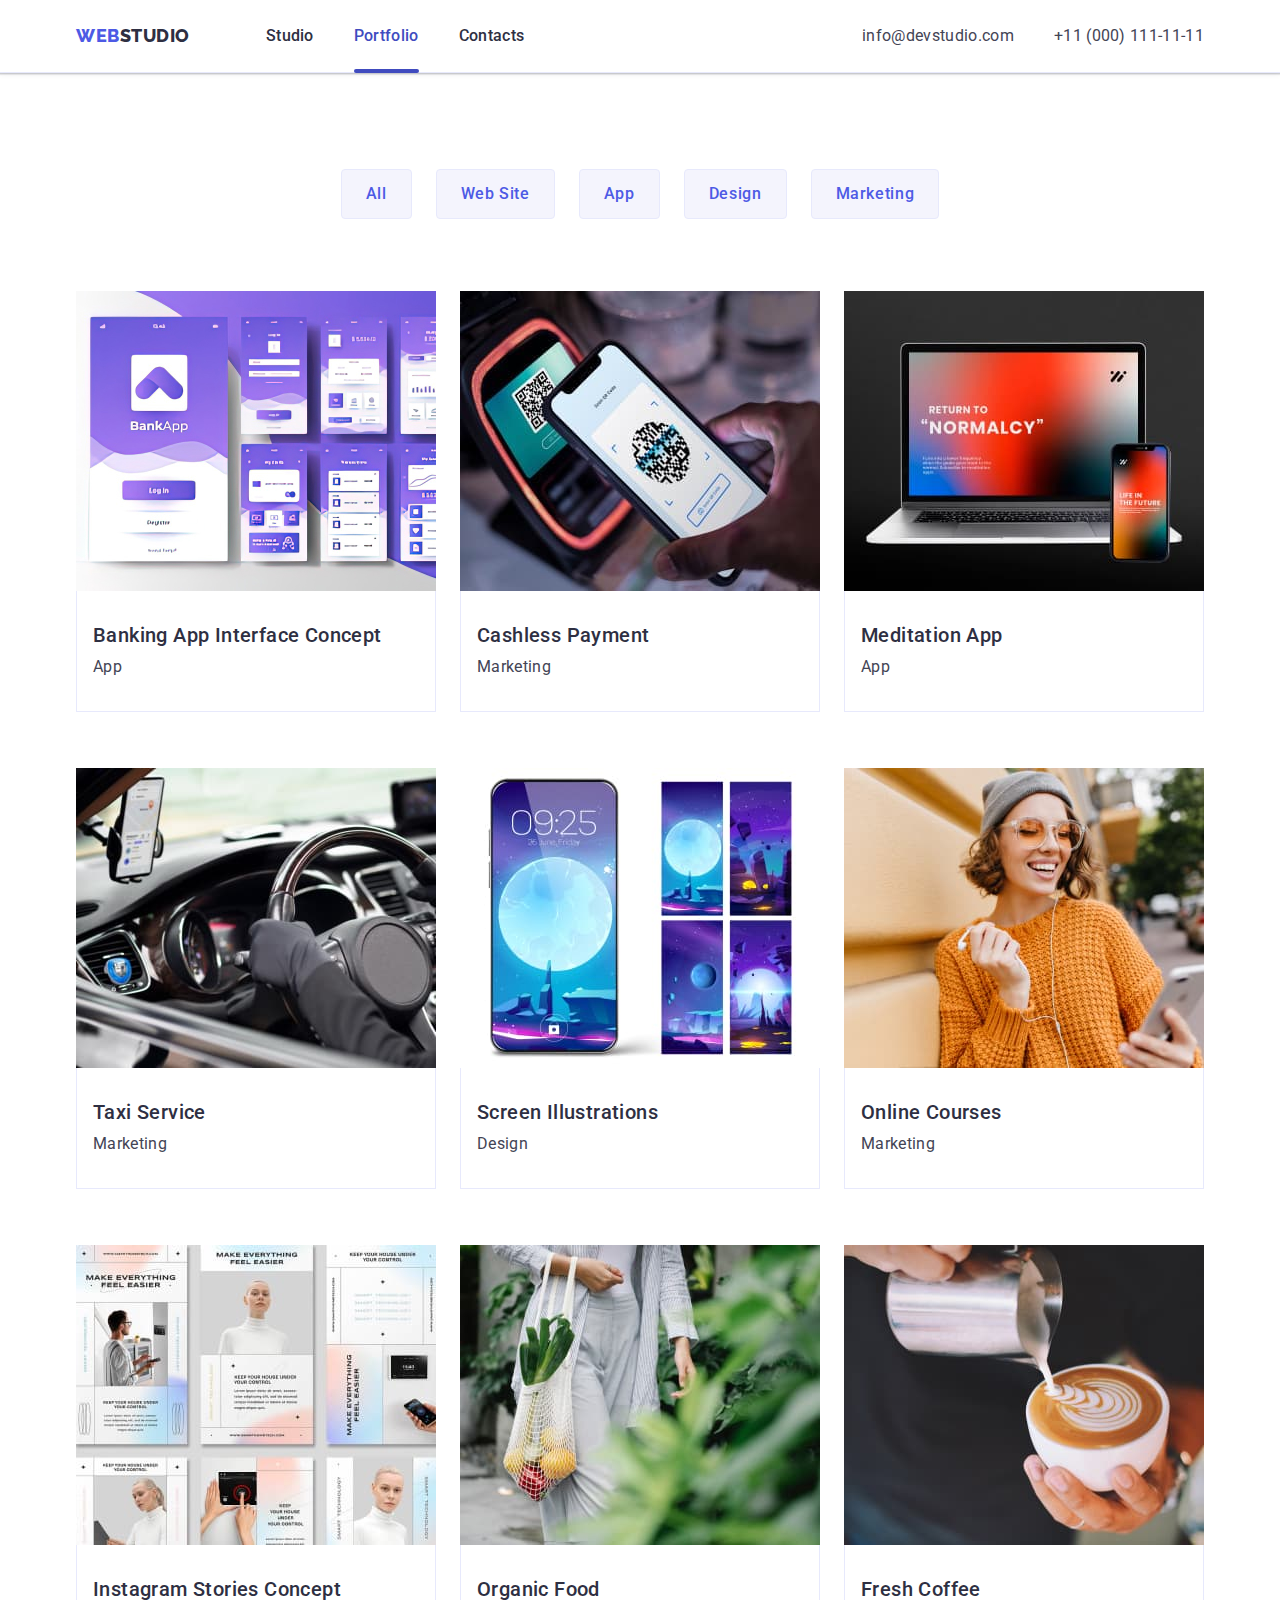
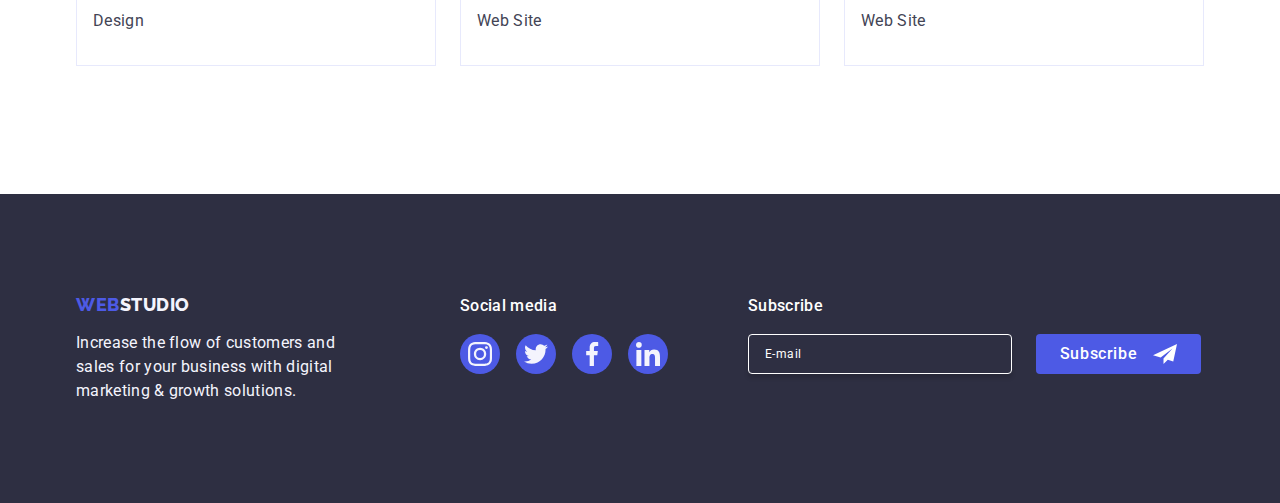
<file: portfolio.html>
<!DOCTYPE html>
<html lang="en">
<head>
    <meta charset="UTF-8">
    <meta name="viewport" content="width=device-width, initial-scale=1.0">
    <link rel="preconnect" href="https://fonts.googleapis.com">
    <link rel="preconnect" href="https://fonts.gstatic.com" crossorigin>
    <link href="https://fonts.googleapis.com/css2?family=Raleway:wght@800&family=Roboto:wght@400;500;700;900&display=swap" rel="stylesheet">
    <link rel="stylesheet" href="./css/modern-normalize.min.css">
    <link rel="stylesheet" href="./css/styles.css" />
    <title>Portfolio</title>
</head>
<body>

    <!-- <header class="header">
        <div class="container">
            <nav class="nav">
                <a class="logo-header link" href="./index.html">Web<span class="logo-color">Studio</span></a>
                <ul class="menu-nav list">
                    <li><a class="link-nav link" href="./index.html">Studio</a></li>
                    <li><a class="link-nav link link-active" href="./portfolio.html">Portfolio</a></li>
                    <li><a class="link-nav link" href="">Contacts</a></li>
                </ul>
            </nav>
            <address class="address">
                <ul class="menu-contact list">
                    <li><a class="link-address link" href="mailto:info@devstudio.com">info@devstudio.com</a></li>
                    <li><a class="link-address link" href="tel:+110001111111">+11 (000) 111-11-11</a></li>
                </ul>
            </address>
        </div>
    </header> -->
    <header class="header">
        <div class="container navbar">
            <nav class="nav">
                <a class="logo-header link" href="./index.html">Web<span class="logo-color">Studio</span></a>
                <ul class="menu-nav list menu">
                    <li><a class="link-nav link" href="./index.html">Studio</a></li>
                    <li><a class="link-nav link link-active" href="./portfolio.html">Portfolio</a></li>
                    <li><a class="link-nav link" href="">Contacts</a></li>
                </ul>
            </nav>
            <address class="address menu">
                <ul class="menu-contact list">
                    <li><a class="link-address link" href="mailto:info@devstudio.com">info@devstudio.com</a></li>
                    <li><a class="link-address link" href="tel:+110001111111">+11 (000) 111-11-11</a></li>
                </ul>
            </address>
            <button class="menu-toggle js-open-menu" aria-expanded="false" aria-controls="mobile-menu">
                <svg class="mobile-menu-icon" width="24" height="24">
                    <use href="./images/icons.svg#icon-menu"></use>
                </svg>
            </button>
        </div>
        <div class="menu-container js-menu-container" id="mobile-menu">
            <button class="menu-toggle js-close-menu">
              <svg viewBox="0 0 20 20" xmlns="http://www.w3.org/2000/svg" width="24" height="24">
                <path fill-rule="evenodd" d="M4.293 4.293a1 1 0 011.414 0L10 8.586l4.293-4.293a1 1 0 111.414 1.414L11.414 10l4.293 4.293a1 1 0 01-1.414 1.414L10 11.414l-4.293 4.293a1 1 0 01-1.414-1.414L8.586 10 4.293 5.707a1 1 0 010-1.414z" clip-rule="evenodd"></path>
              </svg>
            </button>
            <ul class="mobile-menu">
                <li><a class="link-nav link" href="./index.html">Studio</a></li>
                <li><a class="link-nav link link-active" href="./portfolio.html">Portfolio</a></li>
                <li><a class="link-nav link" href="">Contacts</a></li>
            </ul>
            <ul class="menu-contact list">
                <li class="li-phone"><a class="link-address-phone link" href="tel:+110001111111">+11 (000) 111-11-11</a></li>
                <li class="li-email"><a class="link-address-email link" href="mailto:info@devstudio.com">info@devstudio.com</a></li>
                <li>
                    <ul class="list social-list">
                        <li class="social-icon"><a class="social-link" href=""><svg class="social-icon-svg" width="24" height="24"><use href="./images/icons.svg#icon-instagram"></use></svg></a></li>
                        <li class="social-icon"><a class="social-link" href=""><svg class="social-icon-svg" width="24" height="24"><use href="./images/icons.svg#icon-twitter"></use></svg></a></li>
                        <li class="social-icon"><a class="social-link" href=""><svg class="social-icon-svg" width="24" height="24"><use href="./images/icons.svg#icon-facebook"></use></svg></a></li>
                        <li class="social-icon"><a class="social-link" href=""><svg class="social-icon-svg" width="24" height="24"><use href="./images/icons.svg#icon-linkedin"></use></svg></a></li>
                    </ul>
                </li>
            </ul>
        </div>
    </header>

    <main>
        <section class="section portfolio-section">
            <div class="container">
                <h1 class="visually-hidden">Portfolio</h1>
                <ul class="portfolio-menu-nav list">
                    <li><button class="item-button" type="button">All</button></li>
                    <li><button class="item-button" type="button">Web Site</button></li>
                    <li><button class="item-button" type="button">App</button></li>
                    <li><button class="item-button" type="button">Design</button></li>
                    <li><button class="item-button" type="button">Marketing</button></li>
                </ul>
                <ul class="portfolio-list list">
                    <li class="list-item-sp">
                        <a class="link" href="">
                            <div class="card-image">
                                <img 
                                    src="./images/img1.jpg" 
                                    alt="Banking App Interface Concept" 
                                    width="360" 
                                    height="300"
                                    srcset="./images/img1_s.jpg 480w, ./images/img1.jpg 768w, ./images/img1_l.jpg 1200w"
                                >
                                <p class="card-desc">14 Stylish and User-Friendly App Design Concepts · Task Manager App · Calorie Tracker App · Exotic Fruit Ecommerce App · Cloud Storage App</p>
                            </div>
                            <div class="info-data">
                                <h2 class="sub-heading">Banking App Interface Concept</h2>
                                <p class="sub-desc">App</p>
                            </div>
                        </a>
                    </li>
                    <li class="list-item-sp">
                        <a class="link" href="">
                            <div class="card-image">
                                <img 
                                    src="./images/img2.jpg" 
                                    alt="Cashless Payment" 
                                    width="360" 
                                    height="300"
                                    srcset="./images/img2_s.jpg 480w, ./images/img2.jpg 768w, ./images/img2_l.jpg 1200w"
                                >
                                <p class="card-desc">14 Stylish and User-Friendly App Design Concepts · Task Manager App · Calorie Tracker App · Exotic Fruit Ecommerce App · Cloud Storage App</p>
                            </div>
                            <div class="info-data">
                                <h2 class="sub-heading">Cashless Payment</h2>
                                <p class="sub-desc">Marketing</p>
                            </div>
                        </a>
                    </li>
                    <li class="list-item-sp">
                        <a class="link" href="">
                            <div class="card-image">
                                <img 
                                    src="./images/img3.jpg" 
                                    alt="Meditation App" 
                                    width="360" 
                                    height="300"
                                    srcset="./images/img3_s.jpg 480w, ./images/img3.jpg 768w, ./images/img3_l.jpg 1200w"
                                >
                                <p class="card-desc">14 Stylish and User-Friendly App Design Concepts · Task Manager App · Calorie Tracker App · Exotic Fruit Ecommerce App · Cloud Storage App</p>
                            </div>
                            <div class="info-data">
                                <h2 class="sub-heading">Meditation App</h2>
                                <p class="sub-desc">App</p>
                            </div>
                        </a>
                    </li>
                    <li class="list-item-sp">
                        <a class="link" href="">
                            <div class="card-image">
                                <img 
                                    src="./images/img4.jpg" 
                                    alt="Taxi Service" 
                                    width="360" 
                                    height="300"
                                    srcset="./images/img4_s.jpg 480w, ./images/img4.jpg 768w, ./images/img4_l.jpg 1200w"
                                >
                                <p class="card-desc">14 Stylish and User-Friendly App Design Concepts · Task Manager App · Calorie Tracker App · Exotic Fruit Ecommerce App · Cloud Storage App</p>
                            </div>
                            <div class="info-data">
                                <h2 class="sub-heading">Taxi Service</h2>
                                <p class="sub-desc">Marketing</p>
                            </div>
                        </a>
                    </li>
                    <li class="list-item-sp">
                        <a class="link" href="">
                            <div class="card-image">
                                <img 
                                    src="./images/img5.jpg" 
                                    alt="Screen Illustrations" 
                                    width="360" 
                                    height="300"
                                    srcset="./images/img5_s.jpg 480w, ./images/img5.jpg 768w, ./images/img5_l.jpg 1200w"
                                >
                                <p class="card-desc">14 Stylish and User-Friendly App Design Concepts · Task Manager App · Calorie Tracker App · Exotic Fruit Ecommerce App · Cloud Storage App</p>
                            </div>
                            <div class="info-data">
                                <h2 class="sub-heading">Screen Illustrations</h2>
                                <p class="sub-desc">Design</p>
                            </div>
                        </a>
                    </li>
                    <li class="list-item-sp">
                        <a class="link" href="">
                            <div class="card-image">
                                <img 
                                    src="./images/img6.jpg" 
                                    alt="Online Courses" 
                                    width="360" 
                                    height="300"
                                    srcset="./images/img6_s.jpg 480w, ./images/img6.jpg 768w, ./images/img6_l.jpg 1200w"
                                >
                                <p class="card-desc">14 Stylish and User-Friendly App Design Concepts · Task Manager App · Calorie Tracker App · Exotic Fruit Ecommerce App · Cloud Storage App</p>
                            </div>
                            <div class="info-data">
                                <h2 class="sub-heading">Online Courses</h2>
                                <p class="sub-desc">Marketing</p>
                            </div>
                        </a>
                    </li>
                    <li class="list-item-sp">
                        <a class="link" href="">
                            <div class="card-image">
                                <img 
                                    src="./images/img7.jpg" 
                                    alt="Instagram Stories Concept" 
                                    width="360" 
                                    height="300"
                                    srcset="./images/img7_s.jpg 480w, ./images/img7.jpg 768w, ./images/img7_l.jpg 1200w"
                                >
                                <p class="card-desc">14 Stylish and User-Friendly App Design Concepts · Task Manager App · Calorie Tracker App · Exotic Fruit Ecommerce App · Cloud Storage App</p>
                            </div>
                            <div class="info-data">
                                <h2 class="sub-heading">Instagram Stories Concept</h2>
                                <p class="sub-desc">Design</p>
                            </div>                            
                        </a>
                    </li>
                    <li class="list-item-sp">
                        <a class="link" href="">
                            <div class="card-image">
                                <img 
                                    src="./images/img8.jpg" 
                                    alt="Organic Food" 
                                    width="360" 
                                    height="300"
                                    srcset="./images/img8_s.jpg 480w, ./images/img8.jpg 768w, ./images/img8_l.jpg 1200w"
                                >
                                <p class="card-desc">14 Stylish and User-Friendly App Design Concepts · Task Manager App · Calorie Tracker App · Exotic Fruit Ecommerce App · Cloud Storage App</p>
                            </div>
                            <div class="info-data">
                                <h2 class="sub-heading">Organic Food</h2>
                                <p class="sub-desc">Web Site</p>
                            </div>
                        </a>
                    </li>
                    <li class="list-item-sp">
                        <a class="link" href="">
                            <div class="card-image">
                                <img 
                                    src="./images/img9.jpg" 
                                    alt="Fresh Coffee" 
                                    width="360" 
                                    height="300"
                                    srcset="./images/img9_s.jpg 480w, ./images/img9.jpg 768w, ./images/img9_l.jpg 1200w"
                                >
                                <p class="card-desc">14 Stylish and User-Friendly App Design Concepts · Task Manager App · Calorie Tracker App · Exotic Fruit Ecommerce App · Cloud Storage App</p>
                            </div>
                            <div class="info-data">
                                <h2 class="sub-heading">Fresh Coffee</h2>
                                <p class="sub-desc">Web Site</p>
                            </div>
                        </a>
                    </li>
                </ul>
            </div>
        </section>

    </main>

    <footer class="footer">
        <div class="container">
            <div class="company-info">
                <a class="logo-footer link" href="./index.html">Web<span class="logo-color">Studio</span></a>
                <p class="footer-desc">Increase the flow of customers and sales for your business with digital marketing & growth solutions.</p>
            </div>
            <div class="social-info">
                <p class="footer-social-desc">Social media</p>
                <ul class="list social-list">
                    <li class="social-icon"><a class="social-link" href=""><svg class="social-icon-svg" width="24" height="24"><use href="./images/icons.svg#icon-instagram"></use></svg></a></li>
                    <li class="social-icon"><a class="social-link" href=""><svg class="social-icon-svg" width="24" height="24"><use href="./images/icons.svg#icon-twitter"></use></svg></a></li>
                    <li class="social-icon"><a class="social-link" href=""><svg class="social-icon-svg" width="24" height="24"><use href="./images/icons.svg#icon-facebook"></use></svg></a></li>
                    <li class="social-icon"><a class="social-link" href=""><svg class="social-icon-svg" width="24" height="24"><use href="./images/icons.svg#icon-linkedin"></use></svg></a></li>
                </ul>
            </div>
            <div class="subscription">
                <p class="subscription-desc">Subscribe</p>
                <form class="subscription-form">
                    <label class="subscription-form-label">
                        <input name="email" type="email" class="subscription-form-input" placeholder="E-mail" required/>
                    </label>
                    <button class="subscription-button" type="submit">
                        Subscribe
                        <svg class="subscription-button-icon" width="24" height="24">
                            <use href="./images/icons.svg#icon-plane"></use>
                        </svg>
                    </button>
                </form>
            </div>
        </div>
    </footer>
    
</body>
</html>
</file>
<file: css/styles.css>
*{
    padding: 0;
    margin: 0;
}

:root{
    /* defined colours */
    --SLATE: #434455;
    --LIGHT-SLATE: #8e8f99;
    --IRIS: #4D5AE5;
    --NAVY-BLUE: #2E2F42;
    --CLOUD: #F4F4FD;
    --CORNFLOWER: #E7E9FC;
    --OCEAN: #404BBF;
    --WHITE: #FFFFFF;
    --ROBOTO: 'Roboto';
    --RALEWAY: 'Raleway';
}

.visually-hidden {  
    position: absolute;  
    width: 1px;  
    height: 1px;  
    margin: -1px;  
    border: 0;  
    padding: 0;    
    white-space: nowrap;  
    clip-path: inset(100%);  
    clip: rect(0 0 0 0);  
    overflow: hidden;
}

body{
    background-color: white;
    font-family: var(--ROBOTO), sans-serif;
    font-size: 16px;
    font-weight: 400;
    line-height: 24px;
    letter-spacing: 0.32px;
    color: var(--SLATE);
}

ul{
    display: flex;
}
img{
    display: block;
}

.container{
    max-width: 1158px;
    margin: 0 auto;
    padding: 0 15px;
}
                            
.studio-section-fourth .container{
    max-width: 100%;
    padding-left: 0;
    padding-right: 0;
}

.footer .container{
    display: flex;
    align-items: baseline;
}

.social-info{
    margin-right: 80px;
}
.footer .company-info{
    margin-right: 120px;
}

.footer-desc{
    max-width: 264px;
}

.subscription-form{
    display: flex;
    gap: 24px;
}
.header .social-list{
    gap: 56px;
}
.subscription-form-label{
    display: inline-flex;
}
.subscription-form-input{
    display: flex;
    width: 264px;
    height: 40px;
    border: 1px solid #ffffff;
    background-color: transparent;
    font-size: 12px;
    line-height: 1.5;
    letter-spacing: 0.04em;
    padding-left: 16px;
    box-shadow: 0px 4px 4px 0px rgba(0, 0, 0, 0.15);
    border-radius: 4px;
    color: #ffffff;
    gap: 24px;
}

.subscription-button{
    min-width: 165px;
    height: 40px;
    display: flex;
    justify-content: center;
    align-items: center;
    font-family: "Roboto", sans-serif;
    font-size: 16px;
    font-weight: 500;
    line-height: 1.5;
    letter-spacing: 0.04em;
    color: #ffffff;
    cursor: pointer;
    background-color: #4D5AE5;
    border: none;
    border-radius: 4px;
}

.list-item-ss{
    width: calc((100% - 72px) / 4);
}
.studio-section-fifth .customer-item{
    width: calc((100% - 120px) / 6);
    height: 88px;
}

.studio-section-socond{
    margin-bottom: -120px;
}

.portfolio-section .list-item-sp{
    width: calc((100% - 48px) / 3);
}

.studio-section-fourth .list-item{
    width: calc((100% - 25vw));   
}

.portfolio-menu-nav{
    display: flex;
    justify-content: center;
    gap: 24px;
    margin-bottom: 72px;
}

.list-item-sp .card-image > img,
.studio-section-fourth .list-item > img{
    object-fit: cover;
    width: 100%;
    height: auto;    
}

.nav,
.header .container{
    display: flex; 
    align-items: center; 
    justify-content: space-between;
}
.logo-header{margin-right: 76px;}

.card-list,
.social-list,
.customer-list{
    gap: 24px;
}

.section{
    padding: 120px 0;
}

.studio-section-first{
    background-image: linear-gradient(rgba(46, 47, 66, 0.7), rgba(46, 47, 66, 0.7)), url("../images/people-office.jpg");
    background-repeat: no-repeat;
    background-size: cover;
    background-position: center;
    padding: 188px 0;
    max-width: 1440px;
    margin: 0 auto;
    color: white;
}

.main-heading{
    font-size: 56px;
    font-weight: 700;
    line-height: 1.07;
    letter-spacing: 1.12px;
    max-width: 496px;
    padding-bottom: 48px;
    margin-left: auto;
    margin-right: auto;
    text-align: center;
}

.modal-window{
    position: absolute;
    top: 50%;
    left: 50%;
    transform: translate(-50%, -50%) scale(1);
    width: 408px;
    min-height: 584px;
    background: #fcfcfc;
    box-shadow: 0px 1px 1px rgba(0, 0, 0, 0.14), 0px 1px 3px rgba(0, 0, 0, 0.12), 0px 2px 1px rgba(0, 0, 0, 0.2);
    border-radius: 4px;
    transition: transform 250ms cubic-bezier(0.4, 0, 0.2, 1);
    padding: 72px 24px 24px 24px;
}

/******************************** MENU ********************************/

.menu-toggle {
    min-height: 40px;
    display: flex;
    align-items: center;
    justify-content: center;
    margin: 0;
    padding: 0;
    background-color: transparent;
    cursor: pointer;
    border: none;
    outline: none;
}

.menu-toggle:hover .mobile-menu-icon,
.menu-toggle:focus .mobile-menu-icon{
    fill: #404BBF;
}
  
.menu-container {
    position: fixed;
    top: 0;
    left: 0;
    width: 100vw;
    height: 100vh;
    padding: 32px;
    background-color: var(--WHITE);
    z-index: 999;
    transform: translateX(100%);
    transition: transform 250ms ease-in-out;
}
  
.menu-container.is-open {
    transform: translateX(0);
}
  
.menu-container .menu-toggle {
    position: absolute;
    top: 16px;
    right: 16px;
    color: #fff;
}
  
.mobile-menu {
    display: block;
    padding: 0;
    margin: 0;
    list-style: none;
}
  
.mobile-menu .link {
    display: block;
    padding: 10px;
    color: #fff;
    text-decoration: none;
}

.header .menu-container .link-nav{
    position: relative;
    display: inline-block;
    color: var(--NAVY-BLUE);
    font-size: 36px;
    font-style: normal;
    font-weight: 700;
    line-height: 40px; /* 111.111% */
    letter-spacing: 0.72px;
    text-transform: capitalize;
}

.header .menu-container .menu-contact{
    display: block;
    position: absolute;
    bottom: 50px;
}

.header .menu-container .menu-contact .link-address-phone{
    color: var(--IRIS);
    font-size: calc(7vw + 4px);
    font-style: normal;
    font-weight: 700;
    line-height: 40px; /* 111.111% */
    letter-spacing: 0.72px;
    text-transform: capitalize;
}
.li-phone{
    padding-bottom: 40px;
}
.li-email{
    padding-bottom: 48px;
}
.header .menu-container .menu-contact .link-address-email{
    color: var(--SLATE);
    font-size: 20px;
    font-style: normal;
    font-weight: 500;
    line-height: 24px; /* 120% */
    letter-spacing: 0.4px;
}

/******************************* RESPONSIVE ******************************/

@media (max-width: 479px) {
    .studio-section-fifth .customer-item{
        width: 190px;
        height: 88px;
    }
    .studio-section-socond .card-list{
        gap: 72px;
    }
    .studio-section-first{
        padding: 112px 0;
    }
    .main-heading{
        font-size: 36px;
    }
    .social-list{
        gap: 10px;
    }
    .header .social-list{
        gap: 24px;
    }

    .modal-window{
        width: 90%;
    }
}
@media (min-width: 480px) {

}
@media (max-width: 767px) {
    .studio-section-socond .list-item-ss{
        text-align: center;
    }
    .menu {display: none;}
    .footer .company-info{
        padding-bottom: 72px;
    }
    .footer .company-info,
    .social-info,
    .subscription{
        width: 100%;
        margin: 0 auto;
    }
    .footer .container{
        text-align: center;
        align-items: center;
    }
    .footer-desc{
        max-width: 100%;
    }
    .subscription-form{
        display: block;
    }
    .footer .subscription-form-input{
        width: 100%;
    }
    .subscription-form-label{
        display: block;
    }
    .subscription-button{
        margin-left: auto;
        margin-right: auto;
        margin-top: 16px;
    }

    .studio-section-socond .list-item-ss{
        width: 100%;
    }
    .portfolio-section .list-item-sp{
        width: calc(100% - 48px);
    }
    .portfolio-menu-nav{
        justify-content: left;
        flex-wrap: wrap;
    }
    
}
@media (min-width: 768px) {
    .menu-toggle {display: none;}
}
@media (max-width: 1199px) {
    .navbar{
        min-height: 72px;
    }
    .menu .menu-contact{
        display: block;
        font-size: 12px;
    }
    .footer .container > div{
        display: list-item;
        list-style: none;
    }
    .footer .container{
        flex-wrap:wrap;
    }
    .social-info{
        margin-right: 0;
    }
    .studio-section-third{
        display: none;
    }
    .studio-section-socond{
        margin-bottom: 0;
    }
    .studio-section-socond .list-item-ss{
        width: 356px;
    }
    .studio-section-socond .list-item-ss .icon-image{
        display: none;
    }
    .studio-section-socond .list-item-ss .heading{
        font-size: 36px;
        font-style: normal;
        font-weight: 700;
        line-height: 40px; /* 111.111% */
        letter-spacing: 0.72px;
        text-transform: capitalize;
    }
    .nav{ 
        justify-content:flex-start;
        width: 100%;
    }
    .nav .logo-header,
    .nav .menu-nav{
        margin-right: auto;
    }
    .subscription{
        margin-top: 72px;
    }
}

@media (min-width: 480px) and (max-width: 1199px) {
    .social-list{
        gap: 20px;
    }
    .studio-section-third .container{
        padding: 0 100px;
    }

    .studio-section-fifth .customer-item{
        width: 168px;
        height: 88px;
    }
}

/* @media (min-width: 480px) and (max-width: 767px) {
    
} */

@media (min-width: 768px) and (max-width: 1199px) {
    /* .studio-section-socond .container, */
    .studio-section-third .container,
    .studio-section-fifth .container,
    .footer .container{
        max-width: 768px;
        padding: 0 50px;
    }
    .portfolio-section .list-item-sp{
        width: calc((100% - 48px) / 2);
    }
    .studio-section-fourth .list-item{
        width: calc((100% - 12px) / 3);
    }
}

@media (min-width: 1200px) {
    
    .studio-section-socond .container,
    .studio-section-third .container,
    .footer .container,
    .header .container{
        max-width: 1158px;
    }
    .studio-section-fourth .list-item{
        width: calc((100% - 12px) / 5);
    }
}

@media (min-width: 1199px) and (max-width: 1400px) {
    .social-list{
        gap: 17px;
    }
}

/******************************** DEFAULT ********************************/

.list{list-style: none;}
.link{
    text-decoration: none;
    color: inherit;
}
.address{font-style: normal;}

/* .nav,
.header .container{
    display: flex; 
    align-items: center; 
    justify-content: space-between;
} */

.menu-nav,
.menu-contact{
    gap: 40px;
}

.header{
    border-bottom: 1px solid var(--CORNFLOWER);
    box-shadow: 0px 2px 1px rgba(46, 47, 66, 0.08), 0px 1px 1px rgba(46, 47, 66, 0.16), 0px 1px 6px rgba(46, 47, 66, 0.08);
}

/* .section{
    padding: 120px 0;
} */

.logo-header,
.logo-footer{
    color: var(--IRIS);
    font-family: var(--RALEWAY), sans-serif;
    font-size: 18px;
    font-weight: 800;
    line-height: 1.17;
    letter-spacing: 0.03em;
    text-transform: uppercase;
}

.logo-header .logo-color{color: var(--NAVY-BLUE);}
.logo-footer .logo-color{color: var(--CLOUD);}
.header .navbar .link-nav{
    position: relative;
    display: inline-block;
    color: var(--NAVY-BLUE);
    font-weight: 500;
    letter-spacing: 0.02em;
    padding: 24px 0;
}

.header .navbar .link-active,
.header .menu-container .link-active{
    color: var(--OCEAN);
}
.header .navbar .link-active::after{
    content: '';
    position: absolute;
    left: 0;
    bottom: -1px;
    height: 4px;
    background-color: var(--OCEAN);
    border-radius: 2px;
    width: 100%;
}

.header .link-nav,
.header .link-address{
    transition: color 350ms cubic-bezier(0.4, 0, 0.2, 1);
}

.logo-footer{
    display: inline-block;
    margin-bottom: 16px
}

.footer{
    background-color: var(--NAVY-BLUE);
    color: var(--CLOUD);
    padding: 100px 0;
}

/* .footer-desc{
    max-width: 264px;
} */

.footer p.footer-social-desc{
    font-weight: 500;
    font-size: 16px;
    line-height: 1.5;
    letter-spacing: 0.02em;
    color: var(--WHITE);
    margin: 0;
    margin-bottom: 16px;
}

.footer .social-list{
    gap: 16px;
}

.footer .social-icon,
.header .social-icon{
    width: 40px;
    height: 40px;
}

.footer a.social-link:hover,
.footer a.social-link:focus,
.header a.social-link:hover,
.header a.social-link:focus{
    background-color: #31d0aa;
}

/* SECTIONS DEFAULT */
.section-heading,
.portfolio-heading{
    color: var(--NAVY-BLUE);
    font-size: 36px;
    font-weight: 700;
    line-height: 1.11;
    letter-spacing: 0.02em;
    text-transform: capitalize;
    text-align: center;
    margin: 0;
    margin-bottom: 72px;
}


.heading{
    color: var(--NAVY-BLUE);
    font-size: 20px;
    font-weight: 500;
    line-height: 24px; /* 120% */
    letter-spacing: 0.4px;
    margin-bottom: 8px;
}

.header .link-nav:hover,
.header .link-nav:focus,
.header .link-address:hover,
.header .link-address:focus{
    color: var(--OCEAN);
}

.button,
.item-button{
    font-family: var(--ROBOTO), sans-serif;
    cursor: pointer;
}

/* .card-list,
.social-list,
.customer-list{
    gap: 24px;
} */

/* SECTION FIRST */
/* .main-heading{
    font-size: 56px;
    font-weight: 700;
    line-height: 1.07;
    letter-spacing: 1.12px;
    max-width: 496px;
    padding-bottom: 48px;
    margin-left: auto;
    margin-right: auto;
    text-align: center;
} */
/* .studio-section-first{
    background-image: linear-gradient(rgba(46, 47, 66, 0.7), rgba(46, 47, 66, 0.7)), url("../images/people-office.jpg");
    background-repeat: no-repeat;
    background-size: cover;
    background-position: center;
    padding: 188px 0;
    max-width: 1440px;
    margin: 0 auto;
    color: white;
} */
@media (min-device-pixel-ratio: 2),
  (-webkit-min-device-pixel-ratio: 2),
  (min-resolution: 192dpi),
  (min-resolution: 2dppx) {
    .studio-section-first{
        background-image: linear-gradient(rgba(46, 47, 66, 0.7), rgba(46, 47, 66, 0.7)), url("../images/people-office@x2.jpg");
  }
}
.studio-section-first .button{
    display: block;
    background-color: var(--IRIS);
    font-weight: 500;
    font-size: 16px;
    line-height: 1.5;
    letter-spacing: 0.04em;
    color: white;
    min-width: 169px;
    height: 56px;
    border: none;
    border-radius: 4px;
    margin-left: auto;
    margin-right: auto;
    transition: background-color 250ms cubic-bezier(0.4, 0, 0.2, 1);
}
.studio-section-first .button:hover,
.studio-section-first .button:focus,
.modal-layer .modal-form-send:hover,
.modal-layer .modal-form-send:focus,
.footer .subscription-button:hover,
.footer .subscription-button:focus{
    background-color: var(--OCEAN);
}

/* SECTION SECOND */
/* .studio-section-socond{
    margin-bottom: -120px;
} */

/* .list-item-ss{
    width: calc((100% - 72px) / 4);
} */

.studio-section-socond .icon-image{
    display: flex;
    align-items: center;
    justify-content: center;
    height: 112px;
    background-color: #f4f4fd;
    border-radius: 4px;
    margin-bottom: 8px;
}

/* SECTION THIRD */

/* SECTION FOURTH */

.studio-section-fourth{background-color: var(--CLOUD);}
.studio-section-fourth .list-item{
    background-color: white;
    border-radius: 0px 0px 4px 4px;
    box-shadow: 0px 1px 6px rgba(46, 47, 66, 0.08), 0px 1px 1px rgba(46, 47, 66, 0.16), 0px 2px 1px rgba(46, 47, 66, 0.08);
}

.studio-section-socond .list,
.studio-section-third .list,
.studio-section-fourth .list,
.studio-section-fifth .list,
.footer .list {
    display: flex;
    padding: 0;
    justify-content: center;
    flex-wrap:wrap;
    /* justify-content:space-around; */
    align-content:flex-start;
    margin: 0 auto;
}
.studio-section-fourth .figure-data{
    padding: 32px 0px;   
}
.studio-section-fourth .item-heading{
    font-weight: 500;
    font-size: 20px;
    line-height: 1.2;
    letter-spacing: 0.02em;
    color: var(--NAVY-BLUE);
    text-align: center;
    margin-bottom: 8px;
}
.studio-section-fourth .item-desc{
    text-align: center;
    margin-bottom: 8px;
}

.studio-section-fourth .social-icon{
    width: 40px;
    height: 40px;
}

.studio-section-fourth .social-link,
.footer .social-list .social-link,
.header .social-list .social-link{
    width: 100%;
    height: 100%;
    background-color: #4d5ae5;
    border-radius: 50%;
    display: flex;
    align-items: center;
    justify-content: center;
    transition: background-color 250ms cubic-bezier(0.4, 0, 0.2, 1);
}

.studio-section-fourth a.social-link:hover,
.studio-section-fourth a.social-link:focus{
    background-color: #404bbf;
}

.studio-section-fourth .social-icon-svg,
.footer .social-icon-svg,
.header .social-icon-svg{
    fill: #f4f4fd;
}

.studio-section-fifth{
    padding-top: 120px;
    padding-bottom: 120px;
}

/* .studio-section-fifth .customer-item{
    width: calc((100% - 120px) / 6);
    height: 88px;
} */

.studio-section-fifth .customer-link{
    width: 100%;
    height: 100%;
    border: 1px solid #8e8f99;
    border-radius: 4px;
    display: flex;
    align-items: center;
    justify-content: center;
    color:  #8e8f99;
    transition: border-color 250ms cubic-bezier(0.4, 0, 0.2, 1), color 250ms cubic-bezier(0.4, 0, 0.2, 1);
}

.studio-section-fifth .customer-link:hover,
.studio-section-fifth .customer-link:focus{
    border-color: #404bbf;
    color: #404bbf;
}

.studio-section-fifth .customer-icon-svg{
    fill: currentColor;
}

/* SECTION PORTFOLIO */

/* .portfolio-menu-nav{
    display: flex;
    justify-content: center;
    gap: 24px;
    margin-bottom: 72px;
} */

.portfolio-section{
    padding-top: 96px;
    padding-bottom: 120px;
}
.portfolio-section .portfolio-list{
    flex-wrap: wrap;
    column-gap: 24px;
    row-gap: 48px;
    padding: 0;
}

.portfolio-list .link{
    display: block;
    transition: box-shadow 250ms cubic-bezier(0.4, 0, 0.2, 1);
}
.portfolio-list a.link:hover,
.portfolio-list a.link:focus{
    box-shadow:  0px 1px 6px rgba(46, 47, 66, 0.08), 0px 1px 1px rgba(46, 47, 66, 0.16), 0px 2px 1px rgba(46, 47, 66, 0.08);
}

.portfolio-section .item-button{
    font-weight: 500;
    font-size: inherit;
    line-height: inherit;
    letter-spacing: 0.04em;
    color: var(--IRIS);
    background-color: var(--CLOUD);
    padding: 12px 24px;
    border: 1px solid var(--CORNFLOWER);
    border-radius: 4px;
    transition: color 250ms cubic-bezier(0.4, 0, 0.2, 1), background-color 250ms cubic-bezier(0.4, 0, 0.2, 1), border-color 250ms cubic-bezier(0.4, 0, 0.2, 1), box-shadow 250ms cubic-bezier(0.4, 0, 0.2, 1);
}
.portfolio-section .item-button:hover,
.portfolio-section .item-button:focus{
    color: white;
    background-color: var(--OCEAN);
    border: 1px solid transparent;
    box-shadow:  0px 3px 1px rgba(0, 0, 0, 0.1), 0px 2px 1px rgba(0, 0, 0, 0.08), 0px 2px 2px rgba(0, 0, 0, 0.12);
}

.portfolio-section .sub-heading{
    font-weight: 500;
    font-size: 20px;
    line-height: 1.2;
    letter-spacing: 0.02em;
    color: var(--NAVY-BLUE);
    margin-bottom: 8px;
}
.portfolio-section .info-data{
    padding: 32px 16px;
    border: 1px solid var(--CORNFLOWER);
    border-top: none;
    margin-bottom: 8px;
}
/* .portfolio-section .list-item-sp{
    width: calc((100% - 48px) / 3);
} */

.list-item-sp .card-image{
    position: relative;
    overflow: hidden;
}

.list-item-sp .card-desc{
    position: absolute;
    top: 0;
    font-size: 16px;
    line-height: 1.5;
    letter-spacing: 0.02em;
    color: var(--CLOUD);
    padding: 40px 32px;
    background-color: #4d5ae5;
    height: 100%;
    width: 100%;
    transform: translateY(100%);
    transition: transform 250ms cubic-bezier(0.4, 0, 0.2, 1);
}

.list-item-sp .link:hover .card-desc,
.list-item-sp .link:focus .card-desc{
    transform: translateY(0%);
}


/******************************** SUBSCRIBTION ********************************/

/* .subscription-form{
    display: flex;
    gap: 24px;
} */
/* .subscription-form-label{
    display: inline-flex;
} */
/* .subscription-form-input{
    display: flex;
    width: 264px;
    height: 40px;
    border: 1px solid #ffffff;
    background-color: transparent;
    font-size: 12px;
    line-height: 1.5;
    letter-spacing: 0.04em;
    padding-left: 16px;
    box-shadow: 0px 4px 4px 0px rgba(0, 0, 0, 0.15);
    border-radius: 4px;
    color: #ffffff;
    gap: 24px;
} */
.subscription-form-input::placeholder{
    color: #ffffff;
}
/* .subscription-button{
    min-width: 165px;
    height: 40px;
    display: flex;
    justify-content: center;
    align-items: center;
    font-family: "Roboto", sans-serif;
    font-size: 16px;
    font-weight: 500;
    line-height: 1.5;
    letter-spacing: 0.04em;
    color: #ffffff;
    cursor: pointer;
    background-color: #4D5AE5;
    border: none;
    border-radius: 4px;
} */
.subscription-button-icon{
    margin-left: 16px;
    fill: var(--WHITE);
}
.subscription-desc{
    margin-bottom: 16px;
    font-weight: 500;
    color: #ffffff;
}

/******************************** MODAL ********************************/

.is-hidden{
    opacity: 0;
    visibility: hidden;
    pointer-events: none;
}

.modal-layer{
    position: fixed;
    left: 0;
    top: 0;
    width: 100%;
    height: 100%;
    background-color: rgba(46, 47, 66, 0.4);
    transition: opacity 250ms cubic-bezier(0.4, 0, 0.2, 1), visibility 250ms cubic-bezier(0.4, 0, 0.2, 1);
}

/* .modal-window{
     position: absolute;
     top: 50%;
     left: 50%;
     transform: translate(-50%, -50%) scale(1);
     width: 408px;
     min-height: 584px;
     background: #fcfcfc;
     box-shadow: 0px 1px 1px rgba(0, 0, 0, 0.14), 0px 1px 3px rgba(0, 0, 0, 0.12), 0px 2px 1px rgba(0, 0, 0, 0.2);
     border-radius: 4px;
     transition: transform 250ms cubic-bezier(0.4, 0, 0.2, 1);
     padding: 72px 24px 24px 24px;
} */

.modal-close{
    position: absolute;
    top: 24px;
    right: 24px;
    width: 24px;
    height: 24px;
    border-radius: 50%;
    display: flex;
    align-items: center;
    justify-content: center;
    background-color: #e7e9fc;
    border: 1px solid rgba(0, 0, 0, 0.1);
    padding: 0;
    cursor: pointer;
    transition: background-color 250ms cubic-bezier(0.4, 0, 0.2, 1), border 250ms cubic-bezier(0.4, 0, 0.2, 1);
}

.modal-close-icon{
    transition: fill 250ms cubic-bezier(0.4, 0, 0.2, 1);
}


.modal-close:hover,
.modal-close:focus{
    background-color: #404bbf;
    border: none;
}

.modal-close:hover .modal-close-icon,
.modal-close:focus .modal-close-icon{
    fill: #ffffff;
}

.modal-label{
    font-weight: 500;
    font-size: 16px;
    line-height: 1.5;
    text-align: center;
    letter-spacing: 0.02em;
    color: var(--NAVY-BLUE);
    margin-bottom: 16px;
}

.modal-form-container{
    margin-bottom: 8px;
}
.modal-form-name{
    font-size: 12px;
    line-height: 1.17;
    letter-spacing: 0.04em;
    color: #8e8f99;
    display: block;
    margin-bottom: 4px;
}

.modal-form-input-group{
    position: relative;
}

.modal-form-input{
    width: 100%;
    height: 40px;
    border: 1px solid rgba(46, 47, 66, 0.4);
    border-radius: 4px;
    background-color: transparent;
    padding-left: 38px;
    outline: transparent;
    transition: border-color 250ms cubic-bezier(0.4, 0, 0.2, 1);   
}
.modal-form-icon{
    fill: var(--NAVY-BLUE);
    position: absolute;
    left: 16px;
    top: 50%;
    transform: translateY(-50%);
    transition: fill 250ms cubic-bezier(0.4, 0, 0.2, 1);
}

.modal-form-message{
    margin-bottom: 16px;
}
.modal-form-message-text{
    width: 100%;
    height: 120px;
    font-size: 12px;
    line-height: 1.17;
    letter-spacing: 0.04em;
    color: rgba(46, 47, 66, 0.4);
    border: 1px solid rgba(46, 47, 66, 0.4);
    border-radius: 4px;
    background-color: transparent;
    padding: 8px 16px;
    outline: transparent;
    resize: none;
    transition: border-color 250ms cubic-bezier(0.4, 0, 0.2, 1);

}

.modal-form-message-text:focus{
    border-color: #4D5AE5;
}

.modal-form-input:focus{
    border-color: #4D5AE5;
}
.modal-form-input:focus-within + .modal-form-icon{
    fill: #4D5AE5;
}

.modal-form-selection{
    margin-bottom: 24px;
}

.modal-form-up-terms{
    display: block;
    font-size: 12px;
    line-height: 1.17;
    letter-spacing: 0.04em;
    color: var(--LIGHT-SLATE);
}
.modal-form-up-select{
    width: 16px;
    height: 16px; 
    border: 1px solid rgba(46, 47, 66, 0.4);
    border-radius: 2px;
    transition: background-color 250ms cubic-bezier(0.4, 0, 0.2, 1), border 250ms cubic-bezier(0.4, 0, 0.2, 1), fill 250ms cubic-bezier(0.4, 0, 0.2, 1);
    display: inline-flex;
    align-items: center;
    justify-content: center;
    fill: transparent;
}

.modal-form-up-link{
    color: var(--IRIS);
}

input[type=checkbox]:checked + .modal-form-up-terms > .modal-form-up-select{
    background-color: var(--OCEAN);
    border: none;
    fill: #F4F4FD;
}

.modal-form-send{
    display: block;
    min-width: 169px;
    height: 56px;
    font-family: "Roboto", sans-serif;
    font-size: 16px;
    font-weight: 500;
    line-height: 1.5;
    letter-spacing: 0.04em;
    color: #ffffff;
    cursor: pointer;
    background-color: #4D5AE5;
    border: none;
    border-radius: 4px;
    transition: background-color 250ms cubic-bezier(0.4, 0, 0.2, 1);
    margin-left: auto;
    margin-right: auto;
}

.modal-form-user-privacy{
    margin-bottom: 24px;
}
</file>
